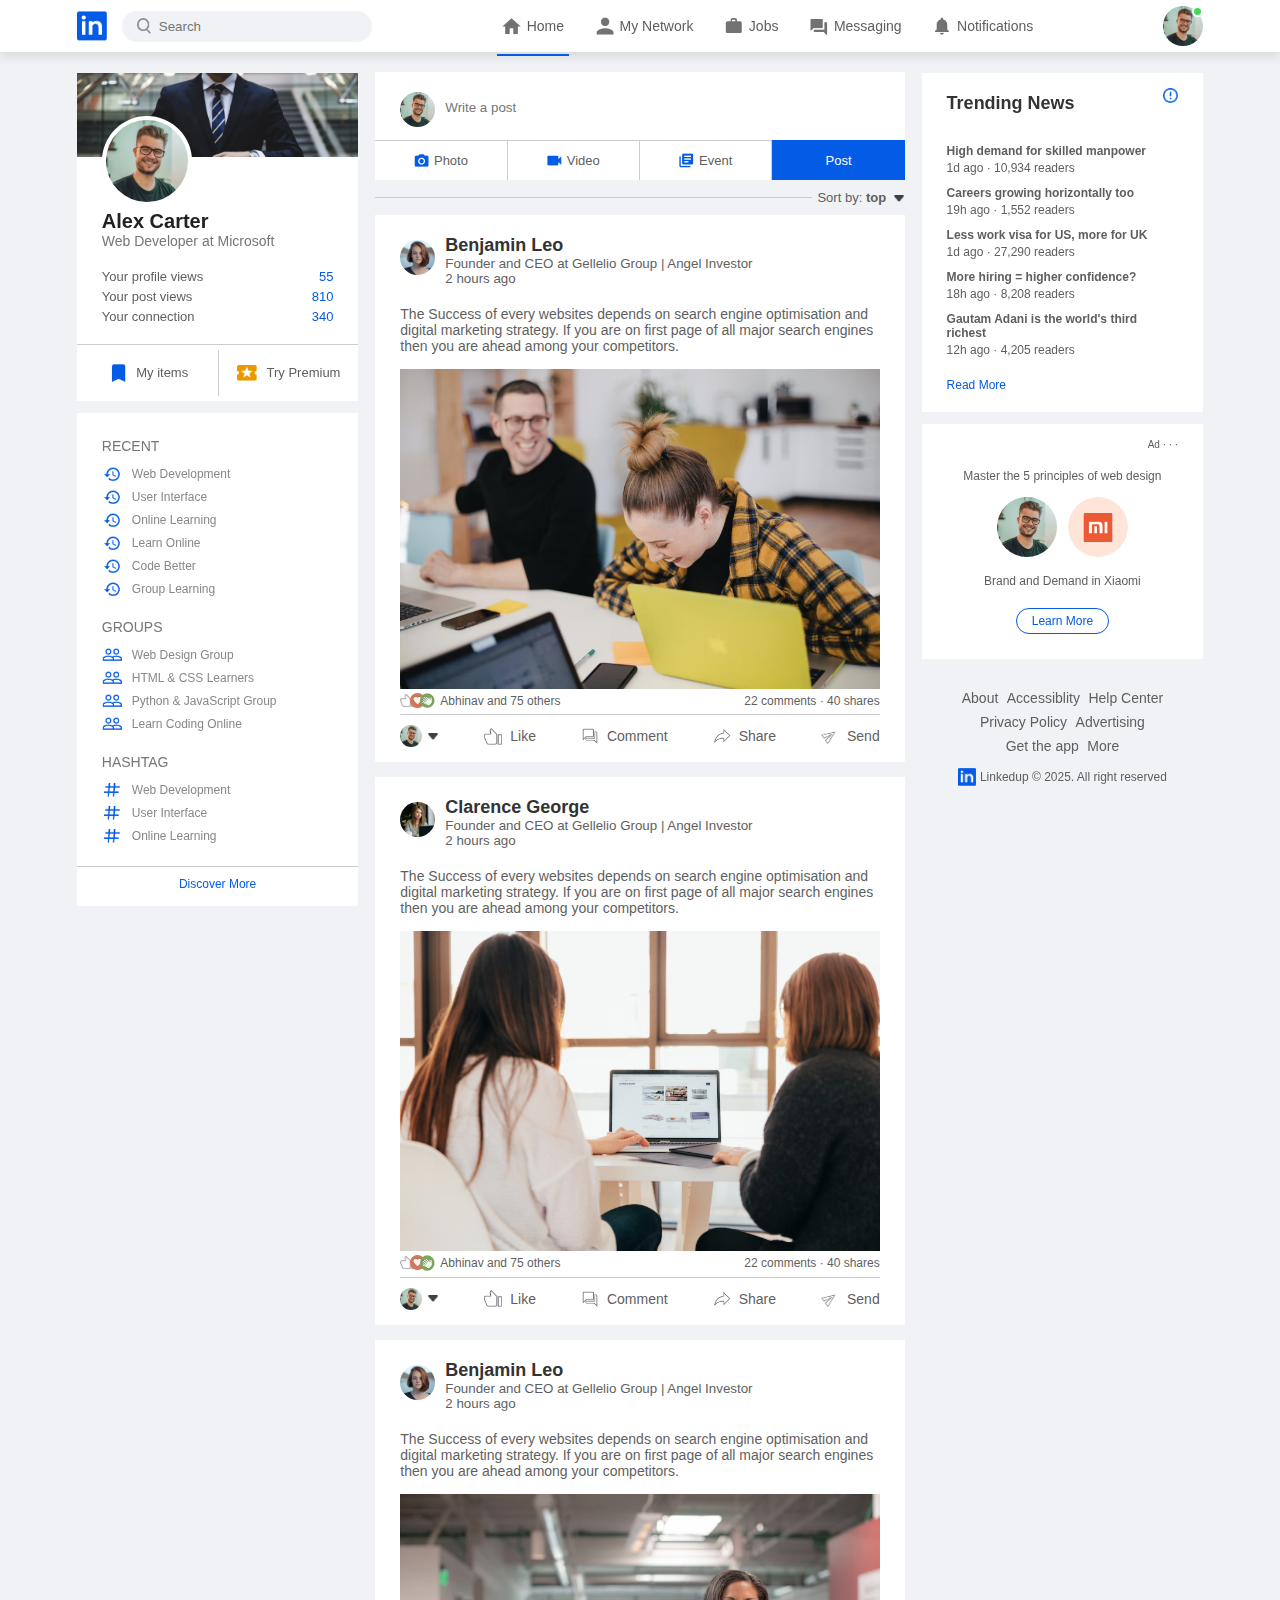
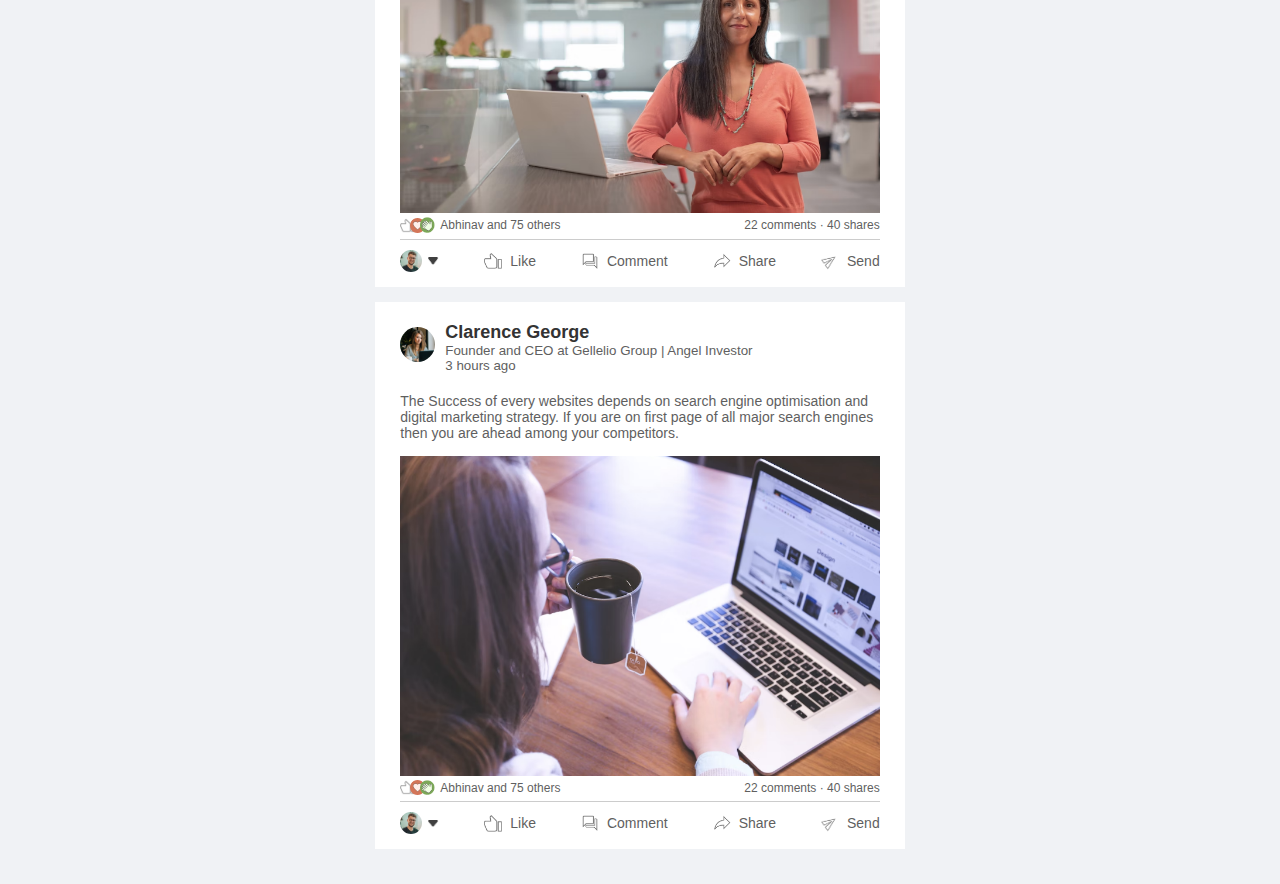
<file: index.html>
<!DOCTYPE html>
<html lang="en">

<head>
    <meta charset="UTF-8">
    <meta name="viewport" content="width=device-width, initial-scale=1.0">
    <link rel="stylesheet" href="./style.css">
    <title>Social Media Webside Design</title>
</head>

<body>

    <!-------------------------- Navbar ------------------------->
    <nav class="navbar">
        <div class="navbar-left">
            <a href="index.html" class="logo">
                <img src="./images/logo.png" alt="logo"></a>

            <div class="search-box">
                <img src="./images/search.png" alt="search">
                <input type="text" placeholder="Search">
            </div>
        </div>
        <div class="navbar-center">
            <ul>
                <li><a href="#" class="active-link">
                        <img src="./images/home.png" alt="home"> <span>Home</span>
                    </a></li>
                <li><a href="#">
                        <img src="./images/network.png" alt="network"> <span>My Network</span>
                    </a></li>
                <li><a href="#">
                        <img src="./images/jobs.png" alt="jobs"> <span>Jobs</span>
                    </a></li>
                <li><a href="#">
                        <img src="./images/message.png" alt="massage"> <span>Messaging</span>
                    </a></li>
                <li><a href="#">
                        <img src="./images/notification.png" alt="notification"> <span>Notifications</span>
                    </a></li>
            </ul>
        </div>
        <div class="navbar-right">
            <div class="online">
                <img src="./images/user-1.png" alt="user-1" class="nav-profile-img" onclick="toggleMenu()">
            </div>
        </div>

        <!--------profile-drop-down-menu ----------->
        <div class="profile-menu-wrap" id="profileMenu">
            <div class="profile-menu">
                <div class="user-info">
                    <img src="./images/user-1.png" alt="user-1">
                    <div>
                        <h3>Alex Carter</h3>
                        <a href="./profile.html">See your profile</a>
                    </div>
                </div>
                <hr>
                <a href="#" class="profile-menu-link">
                    <img src="./images/feedback.png" alt="feedback">
                    <p>Give Feedback</p>
                    <span>></span>
                </a>
                <a href="#" class="profile-menu-link">
                    <img src="./images/setting.png" alt="setting">
                    <p>Settings & Privacy</p>
                    <span>></span>
                </a>
                <a href="#" class="profile-menu-link">
                    <img src="./images/help.png" alt="help">
                    <p>Help & Support</p>
                    <span>></span>
                </a>
                <a href="#" class="profile-menu-link">
                    <img src="./images/display.png" alt="display">
                    <p>Display & Accessiblity</p>
                    <span>></span>
                </a>
                <a href="#" class="profile-menu-link">
                    <img src="./images/logout.png" alt="logout">
                    <p>Logout</p>
                    <span>></span>
                </a>
            </div>
        </div>
    </nav>

    <!------------------- Navbar close ---------------->

    <div class="container">

        <!------------------ left-sidebar ------------------>
        <div class="left-sidebar">
            <div class="sidebar-profile-box">
                <img src="./images/cover-pic.png" alt="cover-pic" width="100%">

                <div class="sidebar-profile-info">
                    <img src="./images/user-1.png" alt="user-1">
                    <h1>Alex Carter</h1>
                    <h3>Web Developer at Microsoft</h3>
                    <ul>
                        <li>Your profile views<span>55</span></li>
                        <li>Your post views<span>810</span></li>
                        <li>Your connection<span>340</span></li>
                    </ul>
                </div>

                <div class="sidebar-profile-link">
                    <a href="#">
                        <img src="./images/items.png" alt="items"> My items</a>
                    <a href="#">
                        <img src="./images/premium.png" alt="premium"> Try Premium</a>
                </div>
            </div>

            <div class="sidebar-activity" id="sidebarActivity">
                <h3>RECENT</h3>
                <a href="#">
                    <img src="./images/recent.png" alt="recent"> Web Development</a>
                <a href="#">
                    <img src="./images/recent.png" alt="recent"> User Interface</a>
                <a href="#">
                    <img src="./images/recent.png" alt="recent"> Online Learning</a>
                <a href="#">
                    <img src="./images/recent.png" alt="recent"> Learn Online</a>
                <a href="#">
                    <img src="./images/recent.png" alt="recent"> Code Better</a>
                <a href="#">
                    <img src="./images/recent.png" alt="recent"> Group Learning</a>

                <h3>GROUPS</h3>
                <a href="#">
                    <img src="./images/group.png" alt="group"> Web Design Group</a>
                <a href="#">
                    <img src="./images/group.png" alt="group"> HTML & CSS Learners</a>
                <a href="#">
                    <img src="./images/group.png" alt="group"> Python & JavaScript Group</a>
                <a href="#">
                    <img src="./images/group.png" alt="group"> Learn Coding Online</a>

                <h3>HASHTAG</h3>
                <a href="#">
                    <img src="./images/hashtag.png" alt="hashtag"> Web Development</a>
                <a href="#">
                    <img src="./images/hashtag.png" alt="hashtag"> User Interface</a>
                <a href="#">
                    <img src="./images/hashtag.png" alt="hashtag"> Online Learning</a>
                <div class="discover-more-link">
                    <a href="#">Discover More</a>
                </div>
            </div>
            <p id="showMoreLink" onclick="toggleActivity()">Show more <b>+</b></p>
        </div>

        <!------------------ main-content ------------------>
        <div class="main-content">
            <div class="create-post">
                <div class="create-post-input">
                    <img src="./images/user-1.png" alt="user-1">
                    <textarea rows="2" placeholder="Write a post"></textarea>
                </div>
                <div class="create-post-links">
                    <li><img src="./images/photo.png" alt="photo">Photo</li>
                    <li><img src="./images/video.png" alt="video">Video</li>
                    <li><img src="./images/event.png" alt="event">Event</li>
                    <li>Post</li>
                </div>
            </div>
            <div class="sort-by">
                <hr>
                <p>Sort by: <span>top <img src="./images/down-arrow.png" alt="down-arrow"></span></p>
            </div>

            <div class="post">
                <div class="post-author">
                    <img src="./images/user-3.png" alt="user-3">
                    <div>
                        <h1>Benjamin Leo</h1>
                        <small>Founder and CEO at Gellelio Group | Angel Investor</small>
                        <small>2 hours ago</small>
                    </div>
                </div>
                <p>The Success of every websites depends on search engine optimisation
                    and digital marketing strategy. If you are on first page of all major
                    search engines then you are ahead among your competitors.</p>
                <img src="./images/post-image-1.png" alt="post-image-1" width="100%">

                <div class="post-stats">
                    <div>
                        <img src="./images/thumbsup.png" alt="thumbsup">
                        <img src="./images/love.png" alt="love">
                        <img src="./images/clap.png" alt="clap">
                        <span class="liked-users">Abhinav and 75 others</span>
                    </div>
                    <div>
                        <span>22 comments &middot; 40 shares</span>
                    </div>
                </div>
                <div class="post-activity">
                    <div>
                        <img src="./images/user-1.png" alt="user-1" class="post-activity-user-icon">
                        <img src="./images/down-arrow.png" alt="down-arrow" class="post-activity-arrow-icon">
                    </div>
                    <div class="post-activity-link">
                        <img src="./images/like.png" alt="like">
                        <span>Like</span>
                    </div>
                    <div class="post-activity-link">
                        <img src="./images/comment.png" alt="comment">
                        <span>Comment</span>
                    </div>
                    <div class="post-activity-link">
                        <img src="./images/share.png" alt="share">
                        <span>Share</span>
                    </div>
                    <div class="post-activity-link">
                        <img src="./images/send.png" alt="send">
                        <span>Send</span>
                    </div>
                </div>
            </div>


            <div class="post">
                <div class="post-author">
                    <img src="./images/user-4.png" alt="user-4">
                    <div>
                        <h1>Clarence George</h1>
                        <small>Founder and CEO at Gellelio Group | Angel Investor</small>
                        <small>2 hours ago</small>
                    </div>
                </div>
                <p>The Success of every websites depends on search engine optimisation
                    and digital marketing strategy. If you are on first page of all major
                    search engines then you are ahead among your competitors.</p>
                <img src="./images/post-image-2.png" alt="post-image-2" width="100%">

                <div class="post-stats">
                    <div>
                        <img src="./images/thumbsup.png" alt="thumbsup">
                        <img src="./images/love.png" alt="love">
                        <img src="./images/clap.png" alt="clap">
                        <span class="liked-users">Abhinav and 75 others</span>
                    </div>
                    <div>
                        <span>22 comments &middot; 40 shares</span>
                    </div>
                </div>
                <div class="post-activity">
                    <div>
                        <img src="./images/user-1.png" alt="user-1" class="post-activity-user-icon">
                        <img src="./images/down-arrow.png" alt="down-arrow" class="post-activity-arrow-icon">
                    </div>
                    <div class="post-activity-link">
                        <img src="./images/like.png" alt="like">
                        <span>Like</span>
                    </div>
                    <div class="post-activity-link">
                        <img src="./images/comment.png" alt="comment">
                        <span>Comment</span>
                    </div>
                    <div class="post-activity-link">
                        <img src="./images/share.png" alt="share">
                        <span>Share</span>
                    </div>
                    <div class="post-activity-link">
                        <img src="./images/send.png" alt="send">
                        <span>Send</span>
                    </div>
                </div>
            </div>


            <div class="post">
                <div class="post-author">
                    <img src="./images/user-3.png" alt="user-3">
                    <div>
                        <h1>Benjamin Leo</h1>
                        <small>Founder and CEO at Gellelio Group | Angel Investor</small>
                        <small>2 hours ago</small>
                    </div>
                </div>
                <p>The Success of every websites depends on search engine optimisation
                    and digital marketing strategy. If you are on first page of all major
                    search engines then you are ahead among your competitors.</p>
                <img src="./images/post-image-3.png" alt="post-image-3" width="100%">

                <div class="post-stats">
                    <div>
                        <img src="./images/thumbsup.png" alt="thumbsup">
                        <img src="./images/love.png" alt="love">
                        <img src="./images/clap.png" alt="clap">
                        <span class="liked-users">Abhinav and 75 others</span>
                    </div>
                    <div>
                        <span>22 comments &middot; 40 shares</span>
                    </div>
                </div>
                <div class="post-activity">
                    <div>
                        <img src="./images/user-1.png" alt="user-1" class="post-activity-user-icon">
                        <img src="./images/down-arrow.png" alt="down-arrow" class="post-activity-arrow-icon">
                    </div>
                    <div class="post-activity-link">
                        <img src="./images/like.png" alt="like">
                        <span>Like</span>
                    </div>
                    <div class="post-activity-link">
                        <img src="./images/comment.png" alt="comment">
                        <span>Comment</span>
                    </div>
                    <div class="post-activity-link">
                        <img src="./images/share.png" alt="share">
                        <span>Share</span>
                    </div>
                    <div class="post-activity-link">
                        <img src="./images/send.png" alt="send">
                        <span>Send</span>
                    </div>
                </div>
            </div>


            <div class="post">
                <div class="post-author">
                    <img src="./images/user-4.png" alt="user-4">
                    <div>
                        <h1>Clarence George</h1>
                        <small>Founder and CEO at Gellelio Group | Angel Investor</small>
                        <small>3 hours ago</small>
                    </div>
                </div>
                <p>The Success of every websites depends on search engine optimisation
                    and digital marketing strategy. If you are on first page of all major
                    search engines then you are ahead among your competitors.</p>
                <img src="./images/post-image-4.png" alt="post-image-4" width="100%">

                <div class="post-stats">
                    <div>
                        <img src="./images/thumbsup.png" alt="thumbsup">
                        <img src="./images/love.png" alt="love">
                        <img src="./images/clap.png" alt="clap">
                        <span class="liked-users">Abhinav and 75 others</span>
                    </div>
                    <div>
                        <span>22 comments &middot; 40 shares</span>
                    </div>
                </div>
                <div class="post-activity">
                    <div>
                        <img src="./images/user-1.png" alt="user-1" class="post-activity-user-icon">
                        <img src="./images/down-arrow.png" alt="down-arrow" class="post-activity-arrow-icon">
                    </div>
                    <div class="post-activity-link">
                        <img src="./images/like.png" alt="like">
                        <span>Like</span>
                    </div>
                    <div class="post-activity-link">
                        <img src="./images/comment.png" alt="comment">
                        <span>Comment</span>
                    </div>
                    <div class="post-activity-link">
                        <img src="./images/share.png" alt="share">
                        <span>Share</span>
                    </div>
                    <div class="post-activity-link">
                        <img src="./images/send.png" alt="send">
                        <span>Send</span>
                    </div>
                </div>
            </div>
        </div>

        <!----------------- right-sidebar ------------------>
        <div class="right-sidebar">
            <div class="sidebar-news">
                <img src="./images/more.png" alt="more" class="info-icon">
                <h3>Trending News</h3>

                <a href="#">High demand for skilled manpower</a>
                <span>1d ago &middot; 10,934 readers</span>

                <a href="#">Careers growing horizontally too</a>
                <span>19h ago &middot; 1,552 readers</span>

                <a href="#">Less work visa for US, more for UK</a>
                <span>1d ago &middot; 27,290 readers</span>

                <a href="#">More hiring = higher confidence?</a>
                <span>18h ago &middot; 8,208 readers</span>

                <a href="#">Gautam Adani is the world's third richest</a>
                <span>12h ago &middot; 4,205 readers</span>

                <a href="#" class="read-more-link">Read More</a>
            </div>

            <div class="sidebar-ad">
                <small>Ad &middot; &middot; &middot;</small>
                <p>Master the 5 principles of web design</p>
                <div>
                    <img src="./images/user-1.png" alt="user-1">
                    <img src="./images/mi-logo.png" alt="mi-logo">
                </div>
                <b>Brand and Demand in Xiaomi</b>
                <a href="#" class="ad-link">Learn More</a>
            </div>

            <div class="sidebar-useful-links">
                <a href="#">About</a>
                <a href="#">Accessiblity</a>
                <a href="#">Help Center</a>
                <a href="#">Privacy Policy</a>
                <a href="#">Advertising</a>
                <a href="#">Get the app</a>
                <a href="#">More</a>

                <div class="copyright-msg">
                    <img src="./images/logo.png" alt="logo">
                    <p>Linkedup &#169; 2025. All right reserved</p>
                </div>
            </div>

        </div>
    </div>

    <script>
        let profileMenu = document.getElementById("profileMenu");

        function toggleMenu() {
            profileMenu.classList.toggle("open-menu");
        }
    </script>

    <script>
        let sideActivity = document.getElementById("sidebarActivity");
        let moreLink = document.getElementById("showMoreLink");

        function toggleActivity() {
            sideActivity.classList.toggle("open-activity");

            if (sideActivity.classList.contains("open-activity")) {
                moreLink.innerHTML = "Show less <b>-</b>"
            } else {
                moreLink.innerHTML = "Show more <b>+</b>"
            }
        }
    </script>

</body>

</html>
</file>
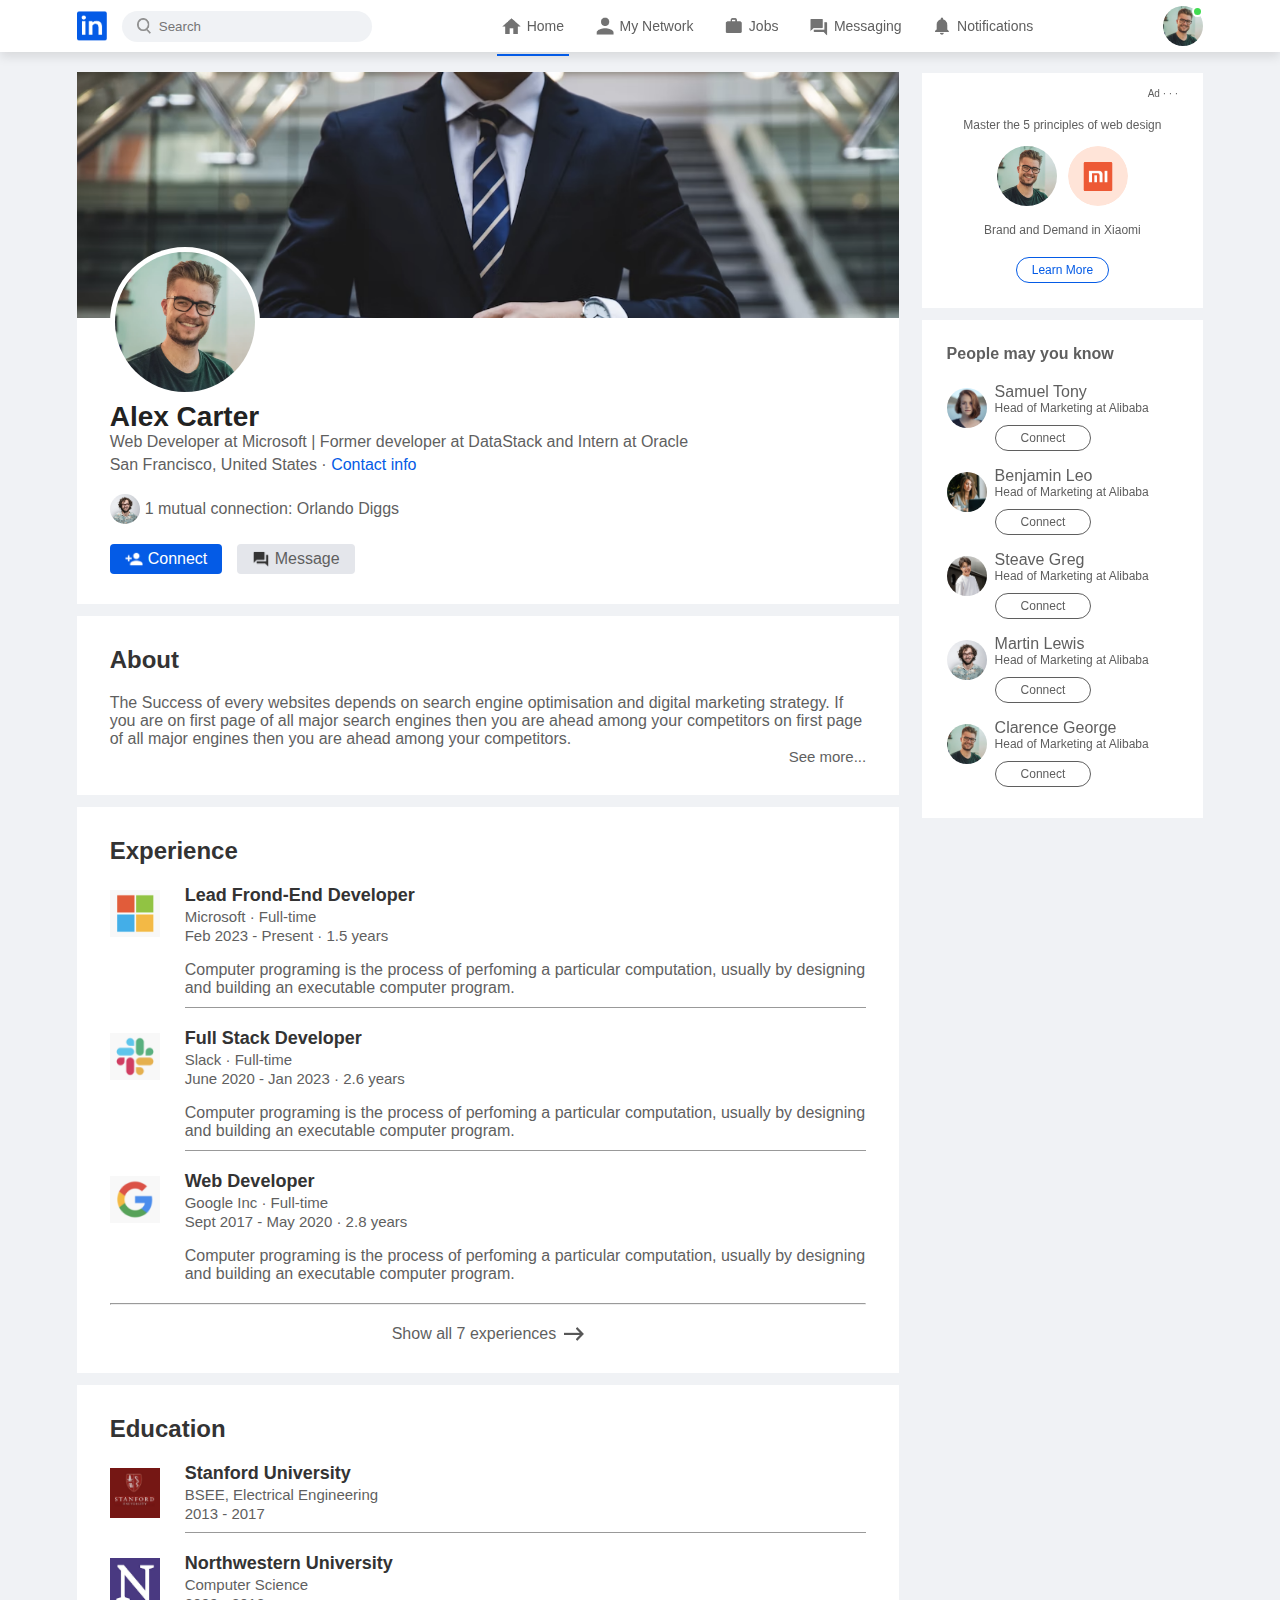
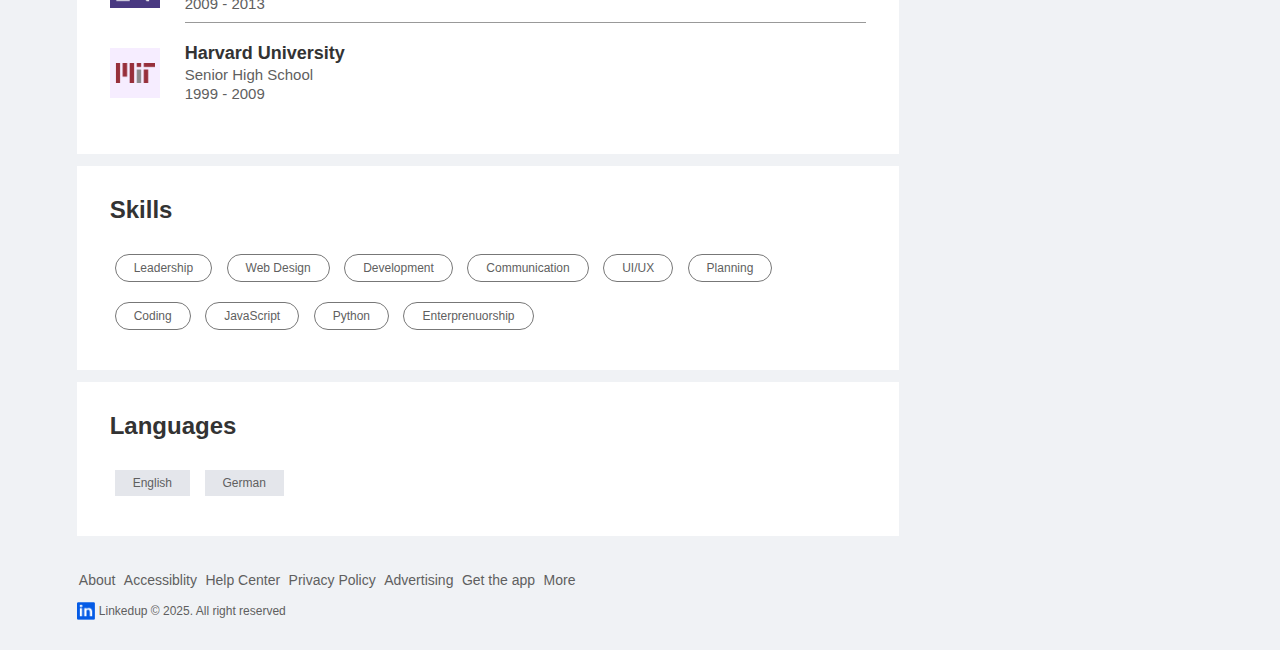
<file: profile.html>
<!DOCTYPE html>
<html lang="en">

<head>
    <meta charset="UTF-8">
    <meta name="viewport" content="width=device-width, initial-scale=1.0">
    <link rel="stylesheet" href="./style.css">
    <title>Social Media Webside Design</title>
</head>

<body>

    <!-------------------------- Navbar ------------------------->
    <nav class="navbar">
        <div class="navbar-left">
            <a href="index.html" class="logo">
                <img src="./images/logo.png" alt="logo"></a>

            <div class="search-box">
                <img src="./images/search.png" alt="search">
                <input type="text" placeholder="Search">
            </div>
        </div>
        <div class="navbar-center">
            <ul>
                <li><a href="#" class="active-link">
                        <img src="./images/home.png" alt="home"> <span>Home</span>
                    </a></li>
                <li><a href="#">
                        <img src="./images/network.png" alt="network"> <span>My Network</span>
                    </a></li>
                <li><a href="#">
                        <img src="./images/jobs.png" alt="jobs"> <span>Jobs</span>
                    </a></li>
                <li><a href="#">
                        <img src="./images/message.png" alt="massage"> <span>Messaging</span>
                    </a></li>
                <li><a href="#">
                        <img src="./images/notification.png" alt="notification"> <span>Notifications</span>
                    </a></li>
            </ul>
        </div>
        <div class="navbar-right">
            <div class="online">
                <img src="./images/user-1.png" alt="user-1" class="nav-profile-img" onclick="toggleMenu()">
            </div>
        </div>

        <!--------profile-drop-down-menu ----------->
        <div class="profile-menu-wrap" id="profileMenu">
            <div class="profile-menu">
                <div class="user-info">
                    <img src="./images/user-1.png" alt="user-1">
                    <div>
                        <h3>Alex Carter</h3>
                        <a href="./profile.html">See your profile</a>
                    </div>
                </div>
                <hr>
                <a href="#" class="profile-menu-link">
                    <img src="./images/feedback.png" alt="feedback">
                    <p>Give Feedback</p>
                    <span>></span>
                </a>
                <a href="#" class="profile-menu-link">
                    <img src="./images/setting.png" alt="setting">
                    <p>Settings & Privacy</p>
                    <span>></span>
                </a>
                <a href="#" class="profile-menu-link">
                    <img src="./images/help.png" alt="help">
                    <p>Help & Support</p>
                    <span>></span>
                </a>
                <a href="#" class="profile-menu-link">
                    <img src="./images/display.png" alt="display">
                    <p>Display & Accessiblity</p>
                    <span>></span>
                </a>
                <a href="#" class="profile-menu-link">
                    <img src="./images/logout.png" alt="logout">
                    <p>Logout</p>
                    <span>></span>
                </a>
            </div>
        </div>
    </nav>

    <!------------------- Navbar close ---------------->

    <div class="container">
        <div class="profile-main">
            <div class="profile-container">
                <img src="./images/cover-pic.png" alt="cover-pic" width="100%">
                <div class="profile-container-inner">
                    <img src="./images/user-1.png" alt="user-1" class="profile-pic">
                    <h1>Alex Carter</h1>
                    <b>Web Developer at Microsoft | Former developer at DataStack
                        and Intern at Oracle</b>
                    <p>San Francisco, United States &middot;
                        <a href="#">Contact info</a>
                    </p>

                    <div class="mutual-connection">
                        <img src="./images/user-2.png" alt="user-2">
                        <span>1 mutual connection: Orlando Diggs</span>
                    </div>
                    <div class="profile-btn">
                        <a href="#" class="primary-btn"><img src="./images/connect.png" alt="connect">Connect</a>
                        <a href="#"><img src="./images/chat.png" alt="chat">Message</a>
                    </div>
                </div>
            </div>

            <div class="profile-description">
                <h2>About</h2>
                <p>The Success of every websites depends on search engine optimisation
                    and digital marketing strategy. If you are on first page of all major
                    search engines then you are ahead among your competitors on first page
                    of all major engines then you are ahead among your competitors.</p>
                <a href="#" class="see-more-link">See more...</a>
            </div>

            <div class="profile-description">
                <h2>Experience</h2>
                <div class="profile-desc-row">
                    <img src="./images/microsoft.png" alt="microsoft">
                    <div>
                        <h3>Lead Frond-End Developer</h3>
                        <b>Microsoft &middot; Full-time</b>
                        <b>Feb 2023 - Present &middot; 1.5 years</b>
                        <p>Computer programing is the process of perfoming a particular
                            computation, usually by designing and building an executable
                            computer program.</p>
                        <hr>
                    </div>
                </div>
                <div class="profile-desc-row">
                    <img src="./images/slack.png" alt="slack">
                    <div>
                        <h3>Full Stack Developer</h3>
                        <b>Slack &middot; Full-time</b>
                        <b>June 2020 - Jan 2023 &middot; 2.6 years</b>
                        <p>Computer programing is the process of perfoming a particular
                            computation, usually by designing and building an executable
                            computer program.</p>
                        <hr>
                    </div>
                </div>
                <div class="profile-desc-row">
                    <img src="./images/google.png" alt="google">
                    <div>
                        <h3>Web Developer</h3>
                        <b>Google Inc &middot; Full-time</b>
                        <b>Sept 2017 - May 2020 &middot; 2.8 years</b>
                        <p>Computer programing is the process of perfoming a particular
                            computation, usually by designing and building an executable
                            computer program.</p>
                    </div>
                </div>
                <hr>
                <a href="#" class="experience-link">Show all 7 experiences
                    <img src="images/right-arrow.png" alt="right-arrow"></a>
            </div>

            <div class="profile-description">
                <h2>Education</h2>
                <div class="profile-desc-row">
                    <img src="./images/stanford.png" alt="stanford">
                    <div>
                        <h3>Stanford University</h3>
                        <b>BSEE, Electrical Engineering</b>
                        <b>2013 - 2017</b>
                        <hr>
                    </div>
                </div>
                <div class="profile-desc-row">
                    <img src="./images/north.png" alt="north">
                    <div>
                        <h3>Northwestern University</h3>
                        <b>Computer Science</b>
                        <b>2009 - 2013</b>
                        <hr>
                    </div>
                </div>
                <div class="profile-desc-row">
                    <img src="./images/mit.png" alt="mit">
                    <div>
                        <h3>Harvard University</h3>
                        <b>Senior High School</b>
                        <b>1999 - 2009</b>
                    </div>
                </div>
            </div>

            <div class="profile-description">
                <h2>Skills</h2>
                <a href="#" class="skills-btn">Leadership</a>
                <a href="#" class="skills-btn">Web Design</a>
                <a href="#" class="skills-btn">Development</a>
                <a href="#" class="skills-btn">Communication</a>
                <a href="#" class="skills-btn">UI/UX</a>
                <a href="#" class="skills-btn">Planning</a>
                <a href="#" class="skills-btn">Coding</a>
                <a href="#" class="skills-btn">JavaScript</a>
                <a href="#" class="skills-btn">Python</a>
                <a href="#" class="skills-btn">Enterprenuorship</a>
            </div>

            <div class="profile-description">
                <h2>Languages</h2>
                <a href="#" class="language-btn">English</a>
                <a href="#" class="language-btn">German</a>

            </div>


        </div>

        <!---------------- profile-sidebar --------------->
        <div class="profile-sidebar">

            <div class="sidebar-ad">
                <small>Ad &middot; &middot; &middot;</small>
                <p>Master the 5 principles of web design</p>
                <div>
                    <img src="./images/user-1.png" alt="user-1">
                    <img src="./images/mi-logo.png" alt="mi-logo">
                </div>
                <b>Brand and Demand in Xiaomi</b>
                <a href="#" class="ad-link">Learn More</a>
            </div>

            <div class="sidebar-people">
                <h3>People may you know</h3>
                <div class="sidebar-people-row">
                    <img src="./images/user-3.png" alt="user-3">
                    <div>
                        <h2>Samuel Tony</h2>
                        <p>Head of Marketing at Alibaba</p>
                        <a href="#">Connect</a>
                    </div>
                </div>
                <div class="sidebar-people-row">
                    <img src="./images/user-4.png" alt="user-4">
                    <div>
                        <h2>Benjamin Leo</h2>
                        <p>Head of Marketing at Alibaba</p>
                        <a href="#">Connect</a>
                    </div>
                </div>
                <div class="sidebar-people-row">
                    <img src="./images/user-5.png" alt="user-5">
                    <div>
                        <h2>Steave Greg</h2>
                        <p>Head of Marketing at Alibaba</p>
                        <a href="#">Connect</a>
                    </div>
                </div>
                <div class="sidebar-people-row">
                    <img src="./images/user-2.png" alt="user-2">
                    <div>
                        <h2>Martin Lewis</h2>
                        <p>Head of Marketing at Alibaba</p>
                        <a href="#">Connect</a>
                    </div>
                </div>
                <div class="sidebar-people-row">
                    <img src="./images/user-1.png" alt="user-1">
                    <div>
                        <h2>Clarence George</h2>
                        <p>Head of Marketing at Alibaba</p>
                        <a href="#">Connect</a>
                    </div>
                </div>
            </div>
        </div>
    </div>

    <div class="profile-footer">
        <div class="sidebar-useful-links">
            <a href="#">About</a>
            <a href="#">Accessiblity</a>
            <a href="#">Help Center</a>
            <a href="#">Privacy Policy</a>
            <a href="#">Advertising</a>
            <a href="#">Get the app</a>
            <a href="#">More</a>

            <div class="copyright-msg">
                <img src="./images/logo.png" alt="logo">
                <p>Linkedup &#169; 2025. All right reserved</p>
            </div>
        </div>
    </div>

    <script>
        let profileMenu = document.getElementById("profileMenu");

        function toggleMenu() {
            profileMenu.classList.toggle("open-menu");
        }
    </script>

</body>

</html>
</file>
<file: style.css>
* {
    margin: 0;
    padding: 0;
    font-family: 'poppins', sans-serif;
    box-sizing: border-box;
}

body {
    background: #f0f2f5;
    color: #5f5f5f;
}

/* ------------------------------- Navbar Start ---------------------------- */
a {
    text-decoration: none;
    color: #5f5f5f;
}

.navbar {
    display: flex;
    align-items: center;
    justify-content: space-between;
    background: #fff;
    padding: 6px 6%;
    position: sticky;
    top: 0;
    z-index: 100;
    box-shadow: 0 5px 10px rgba(0, 0, 0, 0.1);
}

.logo img {
    width: 30px;
    margin-right: 15px;
    display: block;
}

.navbar-center ul li {
    display: inline-block;
    list-style: none;
}

.navbar-center ul li a {
    display: flex;
    align-items: center;
    font-size: 14px;
    margin: 5px 8px;
    padding-right: 5px;
    position: relative;
}

.navbar-center ul li a img {
    width: 30px;
}

.navbar-center ul li a::after {
    content: '';
    width: 0;
    height: 2px;
    background: #045be6;
    position: absolute;
    bottom: -15px;
    transition: width 0.3s;
}

.navbar-center ul li a:hover::after,
.navbar-center ul li a.active-link::after {
    width: 100%;
}

.nav-profile-img {
    width: 40px;
    border-radius: 50%;
    display: block;
    cursor: pointer;
    position: relative;

}

.online {
    position: relative;
}

.online::after {
    content: '';
    width: 7px;
    height: 7px;
    border: 2px solid #fff;
    border-radius: 50%;
    right: 0px;
    top: 0px;
    background: #41db51;
    position: absolute;
}

.search-box {
    background: #f0f2f5;
    width: 250px;
    border-radius: 20px;
    display: flex;
    align-items: center;
    padding: 0 15px;
}

.navbar-left {
    display: flex;
    align-items: center;
}

.search-box img {
    width: 14px;
}

.search-box input {
    width: 100%;
    background: transparent;
    padding: 8px;
    outline: none;
    border: 0;
}

/* ------------------------ Navbar End --------------------- */

.content {
    padding: 20px 6%;
    display: flex;
    flex-wrap: wrap;
    justify-content: space-between;
}

/* ---------------------- Left-Sidebar ---------------------- */

.left-sidebar {
    flex-basis: 25%;
    align-self: flex-start;
    position: sticky;
    top: 73px;
}

.sidebar-profile-box {
    background: #fff;
}

.sidebar-profile-info {
    padding: 0 25px;
}

.sidebar-profile-info img {
    width: 90px;
    border-radius: 50%;
    background: #fff;
    padding: 4px;
    margin-top: -45px;
}

.sidebar-profile-info h1 {
    font-size: 20px;
    font-weight: 600;
    color: #222;
}

.sidebar-profile-info h3 {
    font-size: 14px;
    font-weight: 500;
    color: #777;
}

.sidebar-profile-info ul {
    list-style: none;
    margin: 20px 0;
}

.sidebar-profile-info ul li {
    width: 100%;
    margin: 5px 0;
    font-size: 13px;
}

.sidebar-profile-info ul li span {
    float: right;
    color: #045be6;
}

.sidebar-profile-link {
    display: flex;
    align-items: center;
    border-top: 1px solid #ccc;
}

.sidebar-profile-link a {
    flex-basis: 50%;
    display: flex;
    align-items: center;
    justify-content: center;
    padding: 15px 0;
    font-size: 13px;
    border-left: 1px solid #ccc;
}

.sidebar-profile-link a:first-child {
    border-left: 0;
}

.sidebar-profile-link a img {
    width: 20px;
    margin-right: 10px;
}

.sidebar-activity {
    background: #fff;
    padding: 5px 25px;
    margin: 12px 0;
}

.sidebar-activity h3 {
    color: #777;
    font-size: 14px;
    font-weight: 500;
    margin: 20px 0 10px;
}

.sidebar-activity a {
    display: flex;
    align-items: center;
    font-size: 12px;
    font-weight: 500;
    color: #888;
    margin: 3px 0;
}

.sidebar-activity a img {
    width: 20px;
    margin-right: 10px;
}

.discover-more-link {
    border-top: 1px solid #ccc;
    text-align: center;
    margin-top: 20px;
    margin-left: -25px;
    margin-right: -25px;
}

.discover-more-link a {
    color: #045be6;
    display: inline-block;
    margin: 10px 0;
}


/* ---------------------- Right-Sidebar -------------------- */

.right-sidebar {
    flex-basis: 25%;
    align-self: flex-start;
    position: sticky;
    top: 73px;
}

.sidebar-news {
    background: #fff;
    padding: 10px 25px;


}

.info-icon {
    width: 15px;
    float: right;
    margin-top: 5px;
    cursor: pointer;
}

.sidebar-news h3 {
    font-size: 18px;
    font-weight: 600;
    color: #333;
    margin: 10px 0 30px;
}

.sidebar-news a {
    display: block;
    font-size: 12px;
    font-weight: 600;
    margin-top: 10px;
}

.sidebar-news span {
    font-size: 12px;

}

.sidebar-news .read-more-link {
    color: #045be6;
    font-weight: 500;
    margin: 20px 0 10px;
}

.sidebar-ad {
    background: #fff;
    padding: 15px 25px;
    text-align: center;
    margin: 12px 0;
    font-size: 12px;
}

.sidebar-ad img {
    width: 60px;
    border-radius: 50%;
    margin: 4px;
}

.sidebar-ad small {
    float: right;
    font-weight: 500;
}

.sidebar-ad p {
    margin-top: 30px;
    margin-bottom: 10px;
}

.sidebar-ad b {
    display: block;
    font-weight: 500;
    margin-top: 10px;
}

.ad-link {
    display: inline-block;
    border: 1px solid #045be6;
    border-radius: 30px;
    padding: 5px 15px;
    color: #045be6;
    font-weight: 500;
    margin: 20px auto 10px;
}

.sidebar-useful-links {
    padding: 15px 25px;
    text-align: center;
}

.sidebar-useful-links a {
    display: inline-block;
    font-size: 14px;
    margin: 4px 2px;
}

.copyright-msg {
    display: flex;
    align-items: center;
    justify-content: center;
    font-size: 12px;
    margin-top: 10px;
    font-weight: 500;
}

.copyright-msg img {
    width: 18px;
    margin-right: 4px;
}


/* --------------------- Main-Content ----------------------- */

.main-content {
    flex-basis: 47%;
}

.create-post {
    background: #fff;
}

.create-post-input {
    padding: 20px 25px 10px;
    display: flex;
    align-items: flex-start;
}

.create-post-input img {
    width: 35px;
    border-radius: 50%;
    margin-right: 10px;
}

.create-post-input textarea {
    width: 100%;
    border: 0;
    outline: 0;
    resize: none;
    background: transparent;
    margin-top: 8px;
}

::placeholder {
    font-weight: 500;
}

.create-post-links {
    display: flex;
    align-items: flex-start;
}

.create-post-links li {
    list-style: none;
    border-top: 1px solid #ccc;
    border-right: 1px solid #ccc;
    flex-basis: 25%;
    height: 40px;
    font-size: 13px;
    display: flex;
    align-items: center;
    justify-content: center;
    cursor: pointer;
}

.create-post-links li img {
    width: 15px;
    margin-right: 5px;
}

.create-post-links li:last-child {
    background: #045be6;
    color: #fff;
    border-top: 0;
    border-right: 0;
}

.sort-by {
    display: flex;
    align-items: center;
    margin: 10px 0;
}

.sort-by hr {
    flex: 1;
    border: 0;
    height: 1px;
    background: #ccc;
}

.sort-by p {
    font-size: 13px;
    padding-left: 5px;
}

.sort-by p span {
    font-weight: 600;
    cursor: pointer;
}

.sort-by p span img {
    width: 12px;
    margin-left: 3px;
}

.post {
    background: #fff;
    padding: 20px 25px 5px;
    margin: 5px 0 15px;
}

.post-author {
    display: flex;
    align-items: flex-start;
    margin-bottom: 20px;
}

.post-author img {
    width: 35px;
    border-radius: 50%;
    margin-right: 10px;
    margin-top: 5px;
}

.post-author h1 {
    font-size: 18px;
    font-weight: 600;
    color: #333;
}

.post-author small {
    display: block;
    /* margin-bottom: -2px; */
}

.post p {
    font-size: 14px;
    margin-bottom: 15px;
}

.post-stats {
    display: flex;
    flex-wrap: wrap;
    align-items: center;
    justify-content: space-between;
    font-size: 12px;
    border-bottom: 1px solid #ccc;
    padding-bottom: 6px;
}

.post-stats div {
    display: flex;
    align-items: center;
}

.post-stats img {
    width: 15px;
    margin-right: -5px;
}

.liked-users {
    margin-left: 10px;
}

.post-activity {
    display: flex;
    align-items: center;
    justify-content: space-between;
    padding: 10px 0;
    font-size: 14px;
    font-weight: 500;
}

.post-activity div {
    display: flex;
    align-items: center;
}

.post-activity-user-icon {
    width: 22px;
    border-radius: 50%;
}

.post-activity-arrow-icon {
    width: 12px;
    margin-left: 5px;
}

.post-activity-link img {
    width: 18px;
    margin-right: 8px;
}

/* ---------------profile-drop-down-link----------------- */

.profile-menu-wrap {
    position: absolute;
    top: 100%;
    right: 5%;
    width: 320px;
    max-height: 0;
    overflow: hidden;
    transition: max-height 0.5s;
}

.profile-menu-wrap.open-menu {
    max-height: 400px;
}

.profile-menu {
    background: #222;
    color: #fff;
    padding: 20px;
    margin: 10px;
}

.user-info {
    display: flex;
    align-items: center;
}

.user-info img {
    width: 50px;
    border-radius: 50%;
    margin-right: 15px;
}

.user-info h3 {
    font-weight: 500;
    margin-bottom: -5px;
}

.user-info a {
    color: #c9dbf8;
    font-size: 13px;
}

.profile-menu hr {
    border: 0;
    height: 1px;
    width: 100%;
    background: #fff;
    margin: 15px 0 10px;
}

.profile-menu-link {
    display: flex;
    align-items: center;
    color: #fff;
    margin: 12px 0;
    font-size: 14px;
}

.profile-menu-link p {
    width: 100%;
}

.profile-menu-link img {
    width: 35px;
    border-radius: 50%;
    margin-right: 15px;
}

/* ----------------- profile-page ----------------- */

.container {
    padding: 20px 6%;
    display: flex;
    flex-wrap: wrap;
    justify-content: space-between;
}

.profile-main {
    flex-basis: 73%;
}

.profile-sidebar {
    flex-basis: 25%;
    align-self: flex-start;
    position: sticky;
    top: 73px;
}

.profile-container {
    background: #fff;
}

.profile-container-inner {
    padding: 0 4% 10px;
}

.profile-pic {
    width: 150px;
    border-radius: 50%;
    margin-top: -75px;
    padding: 5px;
    background: #fff;
}

.profile-container h1 {
    font-size: 28px;
    font-weight: 600;
    color: #222;
}

.profile-container b {
    font-weight: 500;
}

.profile-container p {
    margin-top: 5px;
}

.profile-container p a {
    color: #045be6;
    font-weight: 500;
}

.mutual-connection {
    display: flex;
    align-items: center;
    margin: 20px 0;
}

.mutual-connection img {
    width: 30px;
    border-radius: 50%;
    margin-right: 5px;
}

.profile-btn {
    margin: 20px 0;
}

.profile-btn a {
    display: inline-flex;
    align-items: center;
    background: #e4e6eb;
    padding: 6px 15px;
    border-radius: 4px;
    margin-right: 10px;
}

.profile-btn img {
    width: 18px;
    margin-right: 5px;
}

.profile-btn .primary-btn {
    background: #045be6;
    color: #fff;
}

.profile-description {
    background: #fff;
    padding: 20px 4% 30px;
    margin: 12px 0;
}

.profile-description h2 {
    color: #333;
    margin: 10px 0 20px;
    font-weight: 600;
}

.see-more-link {
    display: block;
    text-align: right;
    font-size: 15px;
}

.profile-desc-row {
    display: flex;
    align-items: flex-start;
    margin: 20px 0;
}

.profile-desc-row img {
    width: 50px;
    margin-right: 25px;
    margin-top: 5px;
}

.profile-desc-row div {
    width: 100%;
}

.profile-desc-row h3 {
    font-size: 18px;
    font-weight: 600;
    color: #333;
    margin-bottom: 2px;
}

.profile-desc-row b {
    display: block;
    font-weight: 500;
    font-size: 15px;
    margin-bottom: 2px;
}

.profile-desc-row p {
    margin-top: 17px;
}

.profile-desc-row hr {
    border: 0;
    border-bottom: 1px solid #999;
    margin-top: 10px;
}

.experience-link {
    display: flex;
    align-items: center;
    justify-content: center;
    padding-top: 20px;
    font-weight: 500;
}

.experience-link img {
    width: 20px;
    margin-left: 8px;
}

.skills-btn {
    display: inline-block;
    margin: 10px 5px;
    padding: 6px 18px;
    border: 1px solid #777;
    border-radius: 30px;
    font-size: 12px;
    font-weight: 500;
}

.language-btn {
    display: inline-block;
    margin: 10px 5px;
    padding: 6px 18px;
    background: #e4e6eb;
    font-size: 12px;
    font-weight: 500;
}

/* --------------------profile-right-sidebar----------------- */

.profile-sidebar .sidebar-ad {
    margin: 0;
}

.sidebar-people {
    background: #fff;
    padding: 15px 25px;
    margin: 12px 0;
    font-size: 12px;
}

.sidebar-people h3 {
    font-size: 16px;
    font-weight: 600;
    margin: 10px 0 20px;
}

.sidebar-people-row {
    display: flex;
    align-items: flex-start;
    margin: 6px 0;
}

.sidebar-people-row img {
    width: 40px;
    border-radius: 50%;
    margin-right: 8px;
    margin-top: 5px;
}

.sidebar-people-row h2 {
    font-weight: 500;
    font-size: 16px;
}

.sidebar-people-row a {
    display: inline-block;
    margin: 10px 0;
    padding: 5px 25px;
    border: 1px solid #5f5f5f;
    border-radius: 30px;
    font-weight: 500;
}

.profile-footer {
    padding: 0 6% 30px;
}

.profile-footer .sidebar-useful-links {
    text-align: left;
    padding: 0;
}

.profile-footer .copyright-msg {
    justify-content: flex-start;
}

#showMoreLink {
    display: none;
}

/* ----------------- media query for smaller screen --------------------- */

@media only screen and (max-width: 600px) {
    .search-box {
        background: transparent;
        width: auto;
        padding: 0;
    }

    .search-box input {
        width: 0;
        padding: 0;
    }

    .navbar-center ul li a span {
        display: none;
    }

    .navbar-center ul li a {
        padding-right: 0;
        margin: 5px;
    }

    .nav-profile-img {
        width: 30px;
    }

    .container {
        padding: 15px 3%;
    }

    .left-sidebar,
    .right-sidebar {
        flex-basis: 100%;
        position: relative;
        top: unset;
    }

    .main-content {
        flex-basis: 100%;
    }

    .post-stats div {
        margin: 2px 0;
    }

    .post-activity-link span {
        display: none;
    }

    .post-activity-link img {
        margin-right: 0;
    }

    .profile-main,
    .profile-sidebar {
        flex-basis: 100%;
    }

    .profile-container {
        font-size: 14px;
    }

    .profile-pic {
        width: 100px;
        margin-top: -50px;
    }

    .profile-description {
        font-size: 14px;
    }

    #showMoreLink {
        display: block;
        width: fit-content;
        margin: 10px auto;
        font-size: 14px;
        cursor: pointer;
    }

    .sidebar-activity {
        display: none;
    }

    .sidebar-activity.open-activity {
        display: block;

    }
}
</file>
